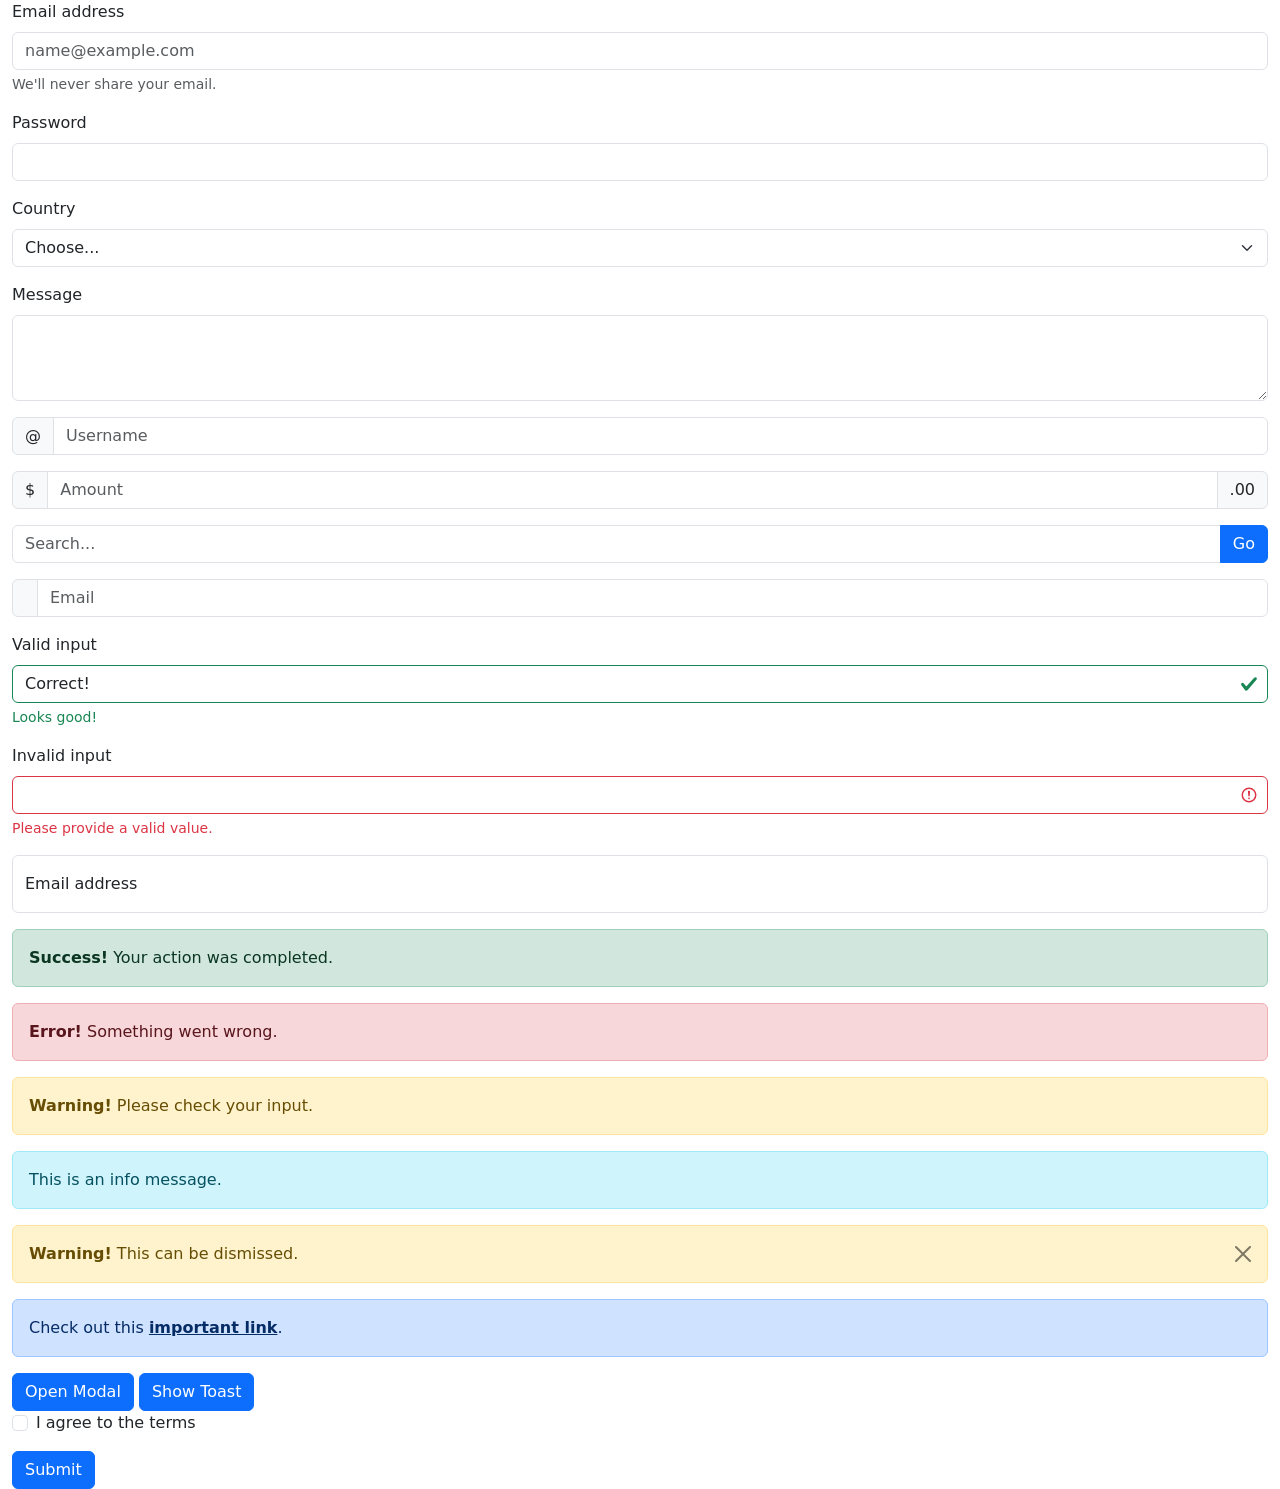
<file: form-controls.html>
<!DOCTYPE html>
<html>
    <head>
        <meta charset="UTF-8">
        <meta name="viewport" content="width=device-width, initial-scale=1.0">
        <title>My Form Page</title>
        <link href="https://cdn.jsdelivr.net/npm/bootstrap@5.3.8/dist/css/bootstrap.min.css" rel="stylesheet" integrity="sha384-sRIl4kxILFvY47J16cr9ZwB07vP4J8+LH7qKQnuqkuIAvNWLzeN8tE5YBujZqJLB" crossorigin="anonymous">
    </head>
    <body>
        <div class="container-fluid">
            <form>
                <!-- Text Input -->
                <div class="mb-3">
                    <label for="email" class="form-label">Email address</label>
                    <input type="email" class="form-control" id="email" 
                        placeholder="name@example.com">
                    <div class="form-text">We'll never share your email.</div>
                </div>
                
                <!-- Password -->
                <div class="mb-3">
                    <label for="password" class="form-label">Password</label>
                    <input type="password" class="form-control" id="password">
                </div>
                
                <!-- Select -->
                <div class="mb-3">
                    <label for="country" class="form-label">Country</label>
                    <select class="form-select" id="country">
                        <option selected>Choose...</option>
                        <option value="th">Thailand</option>
                        <option value="us">USA</option>
                    </select>
                </div>
                
                <!-- Textarea -->
                <div class="mb-3">
                    <label for="message" class="form-label">Message</label>
                    <textarea class="form-control" id="message" rows="3"></textarea>
                </div>
                
                <!-- Text Addon -->
                <div class="input-group mb-3">
                    <span class="input-group-text">@</span>
                    <input type="text" class="form-control" placeholder="Username">
                </div>

                <!-- Multiple Inputs -->
                <div class="input-group mb-3">
                    <span class="input-group-text">$</span>
                    <input type="text" class="form-control" placeholder="Amount">
                    <span class="input-group-text">.00</span>
                </div>

                <!-- Button Addon -->
                <div class="input-group mb-3">
                    <input type="text" class="form-control" placeholder="Search...">
                    <button class="btn btn-primary" type="button">Go</button>
                </div>

                <!-- With Icon -->
                <div class="input-group mb-3">
                    <span class="input-group-text"><i class="bi bi-envelope"></i></span>
                    <input type="email" class="form-control" placeholder="Email">
                </div>
                <!-- Valid State -->
                <div class="mb-3">
                    <label class="form-label">Valid input</label>
                    <input type="text" class="form-control is-valid" value="Correct!">
                    <div class="valid-feedback">Looks good!</div>
                </div>

                <!-- Invalid State -->
                <div class="mb-3">
                    <label class="form-label">Invalid input</label>
                    <input type="text" class="form-control is-invalid">
                    <div class="invalid-feedback">Please provide a valid value.</div>
                </div>
                <div class="form-floating mb-3">
                    <input type="email" class="form-control" id="floatingEmail" placeholder="name@example.com">
                    <label for="floatingEmail">Email address</label>
                </div>
                <div class="alert alert-success" role="alert">
                    <strong>Success!</strong> Your action was completed.
                </div>

                <div class="alert alert-danger" role="alert">
                    <strong>Error!</strong> Something went wrong.
                </div>

                <div class="alert alert-warning" role="alert">
                    <strong>Warning!</strong> Please check your input.
                </div>

                <div class="alert alert-info" role="alert">
                    <i class="bi bi-info-circle"></i> This is an info message.
                </div>

                <!-- Dismissible Alert -->
                <div class="alert alert-warning alert-dismissible fade show" role="alert">
                    <strong>Warning!</strong> This can be dismissed.
                    <button type="button" class="btn-close" data-bs-dismiss="alert"></button>
                </div>

                <!-- Alert with Link -->
                <div class="alert alert-primary" role="alert">
                    Check out this <a href="#" class="alert-link">important link</a>.
                </div>

                <!-- Button to trigger modal -->
                <button type="button" class="btn btn-primary" 
                        data-bs-toggle="modal" data-bs-target="#myModal">
                    Open Modal
                </button>

                <!-- Modal Structure -->
                <div class="modal fade" id="myModal" tabindex="-1">
                    <div class="modal-dialog">
                        <div class="modal-content">
                            <!-- Header -->
                            <div class="modal-header">
                                <h5 class="modal-title">Modal Title</h5>
                                <button type="button" class="btn-close" 
                                        data-bs-dismiss="modal"></button>
                            </div>
                            <!-- Body -->
                            <div class="modal-body">
                                <p>Modal body text goes here.</p>
                            </div>
                            <!-- Footer -->
                            <div class="modal-footer">
                                <button type="button" class="btn btn-secondary" 
                                        data-bs-dismiss="modal">Close</button>
                                <button type="button" class="btn btn-primary">
                                    Save changes
                                </button>
                            </div>
                        </div>
                    </div>
                </div>

                <!-- Toast Container -->
                <div class="toast-container position-fixed bottom-0 end-0 p-3">
                    <div class="toast" role="alert" id="myToast">
                        <div class="toast-header">
                            <strong class="me-auto">Bootstrap</strong>
                            <small>Just now</small>
                            <button type="button" class="btn-close" 
                                    data-bs-dismiss="toast"></button>
                        </div>
                        <div class="toast-body">
                            Hello! This is a toast message.
                        </div>
                    </div>
                </div>

                <!-- Button to show toast -->
                <button class="btn btn-primary" onclick="showToast()">
                    Show Toast
                </button>

                <script>
                function showToast() {
                    const toast = new bootstrap.Toast(document.getElementById('myToast'));
                    toast.show();
                }
                </script>

                <!-- Checkbox -->
                <div class="form-check mb-3">
                    <input class="form-check-input" type="checkbox" id="agree">
                    <label class="form-check-label" for="agree">
                        I agree to the terms
                    </label>
                </div>
                
                <button type="submit" class="btn btn-primary">Submit</button>
            </form>
        </div>
    <script src="https://cdn.jsdelivr.net/npm/bootstrap@5.3.8/dist/js/bootstrap.bundle.min.js" integrity="sha384-FKyoEForCGlyvwx9Hj09JcYn3nv7wiPVlz7YYwJrWVcXK/BmnVDxM+D2scQbITxI" crossorigin="anonymous"></script>
    </body>
</html>
</file>
